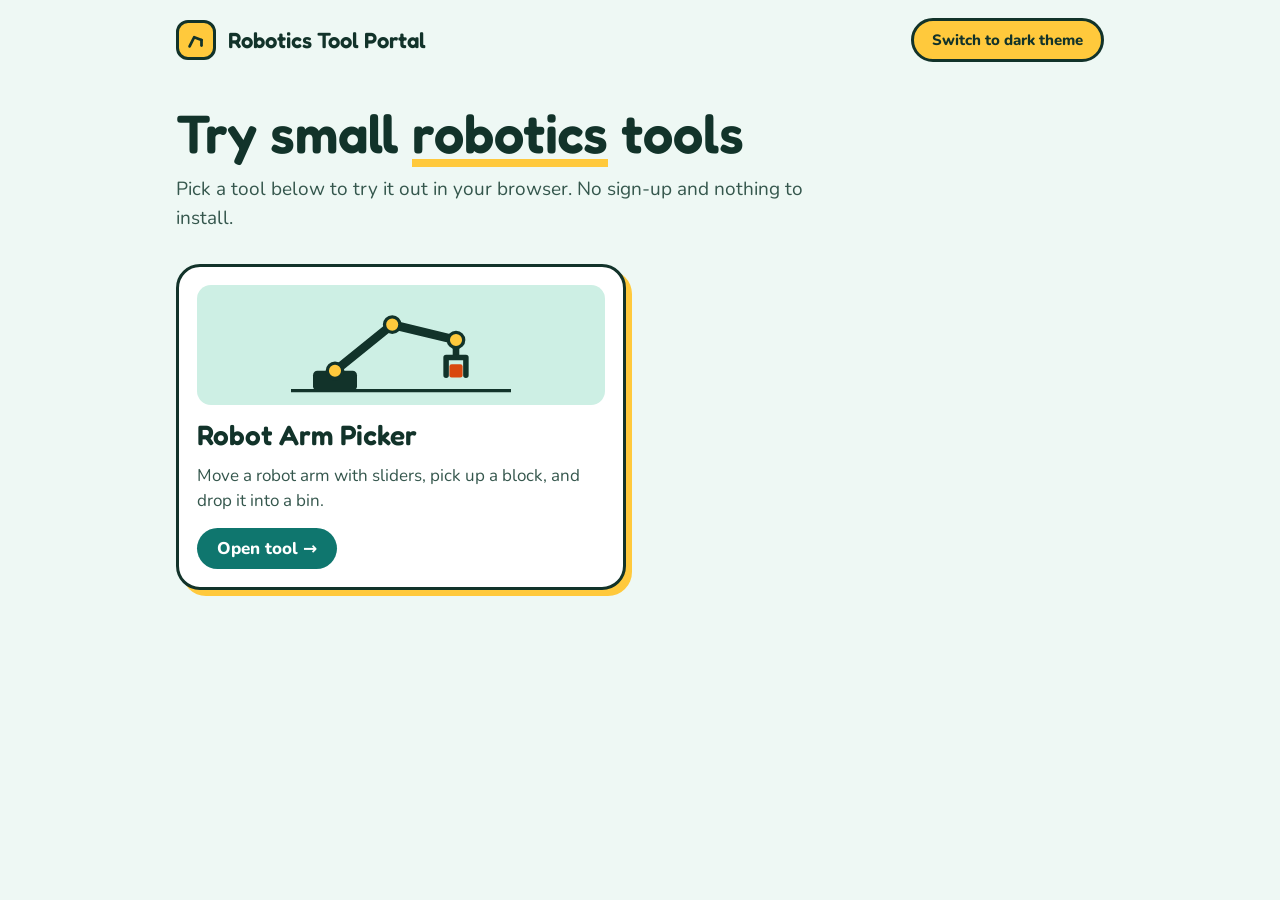
<file: index.html>
<!DOCTYPE html>
<html lang="en" data-theme="light">
<head>
  <meta charset="utf-8">
  <meta name="viewport" content="width=device-width, initial-scale=1">
  <title>Robotics Tool Portal</title>
  <link rel="preconnect" href="https://fonts.googleapis.com">
  <link rel="preconnect" href="https://fonts.gstatic.com" crossorigin>
  <link href="https://fonts.googleapis.com/css2?family=Fredoka:wght@500;600&family=Nunito:wght@400;700;800&display=swap" rel="stylesheet">
  <link rel="stylesheet" href="css/styles.css">
  <script src="js/theme.js"></script>
</head>
<body>
  <header class="site-header">
    <a class="site-name" href="index.html">
      <span class="logo" aria-hidden="true"><svg viewBox="0 0 24 24" width="22" height="22" fill="none" stroke-width="3" stroke-linecap="round" stroke-linejoin="round"><polyline points="5,19 10,9 18,12"/><line x1="18" y1="12" x2="18" y2="18"/></svg></span>
      Robotics Tool Portal
    </a>
    <button id="theme-toggle" class="theme-toggle" type="button" aria-pressed="false">Switch to dark theme</button>
  </header>

  <main>
    <h1>Try small <span class="highlight">robotics</span> tools</h1>
    <p class="intro">Pick a tool below to try it out in your browser. No sign-up and nothing to install.</p>

    <section class="tool-grid" aria-label="Tools">
      <a class="tool-card" href="tools/robot-arm-picker.html">
        <span class="tool-card-art" aria-hidden="true">
          <svg viewBox="0 0 200 90" width="220" height="99" fill="none" stroke-linecap="round" stroke-linejoin="round">
            <line class="art-ink" x1="0" y1="86" x2="200" y2="86" stroke-width="3"/>
            <rect class="art-fill" x="20" y="68" width="40" height="18" rx="4"/>
            <polyline class="art-ink" points="40,68 92,26 150,40" stroke-width="8"/>
            <line class="art-ink" x1="150" y1="40" x2="150" y2="54" stroke-width="6"/>
            <polyline class="art-ink" points="141,72 141,56 159,56 159,72" stroke-width="5"/>
            <rect class="art-block" x="144" y="62" width="12" height="12" rx="2"/>
            <circle class="art-joint" cx="40" cy="68" r="7" stroke-width="3"/>
            <circle class="art-joint" cx="92" cy="26" r="7" stroke-width="3"/>
            <circle class="art-joint" cx="150" cy="40" r="7" stroke-width="3"/>
          </svg>
        </span>
        <h2>Robot Arm Picker</h2>
        <p>Move a robot arm with sliders, pick up a block, and drop it into a bin.</p>
        <span class="tool-card-cta">Open tool →</span>
      </a>
    </section>
  </main>
</body>
</html>
</file>
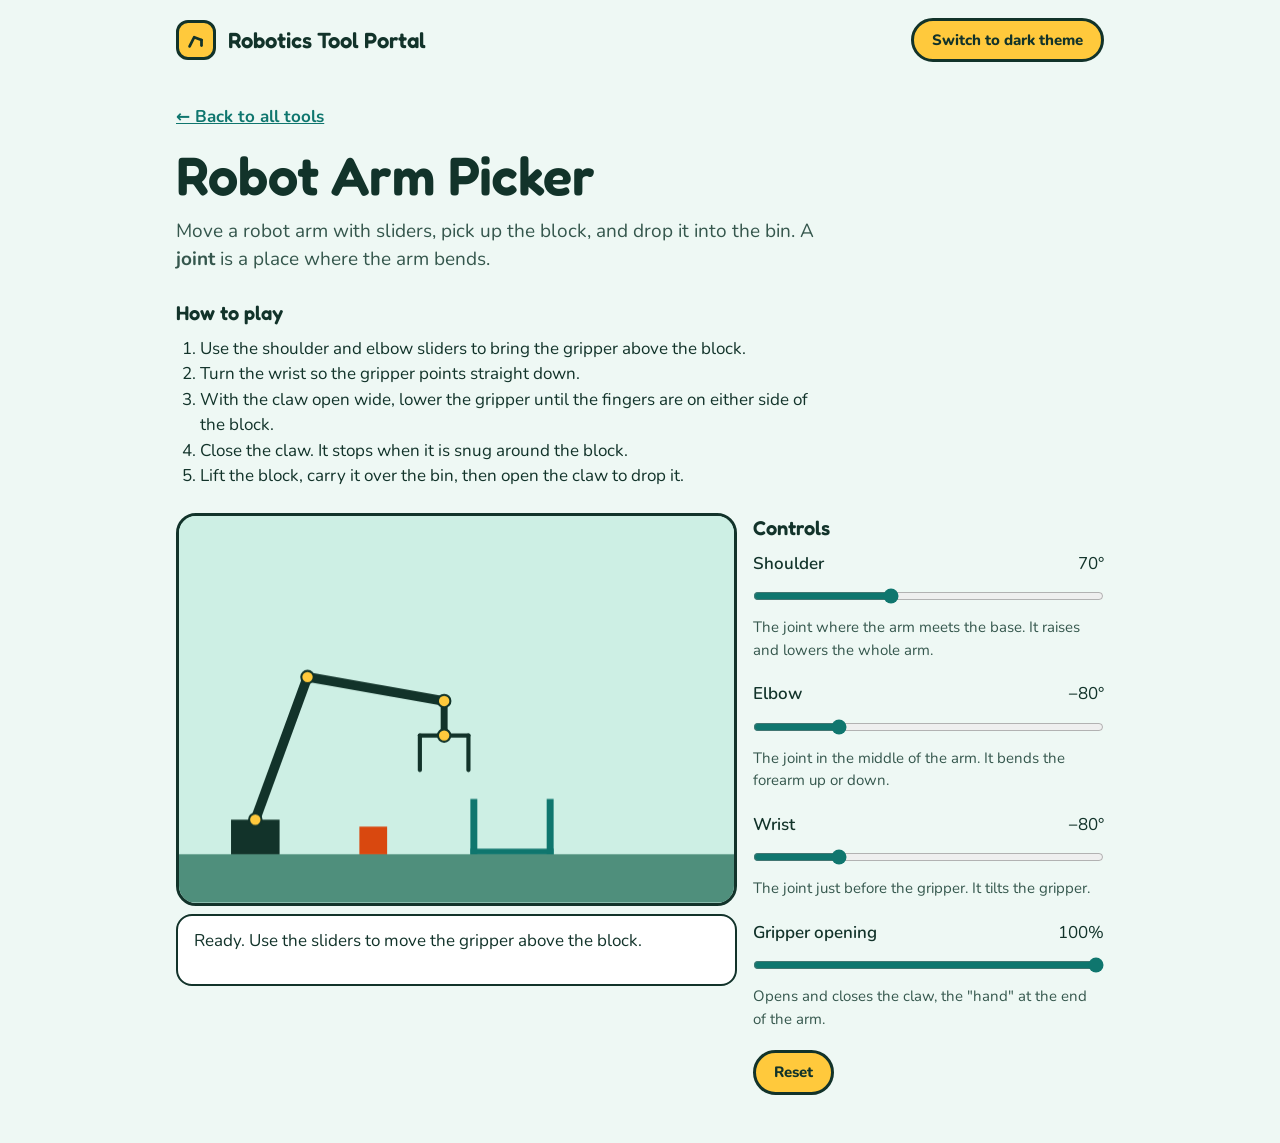
<file: tools/robot-arm-picker.html>
<!DOCTYPE html>
<html lang="en" data-theme="light">
<head>
  <meta charset="utf-8">
  <meta name="viewport" content="width=device-width, initial-scale=1">
  <title>Robot Arm Picker · Robotics Tool Portal</title>
  <link rel="preconnect" href="https://fonts.googleapis.com">
  <link rel="preconnect" href="https://fonts.gstatic.com" crossorigin>
  <link href="https://fonts.googleapis.com/css2?family=Fredoka:wght@500;600&family=Nunito:wght@400;700;800&display=swap" rel="stylesheet">
  <link rel="stylesheet" href="../css/styles.css">
  <link rel="stylesheet" href="../css/robot-arm-picker.css">
  <script src="../js/theme.js"></script>
</head>
<body>
  <header class="site-header">
    <a class="site-name" href="../index.html">
      <span class="logo" aria-hidden="true"><svg viewBox="0 0 24 24" width="22" height="22" fill="none" stroke-width="3" stroke-linecap="round" stroke-linejoin="round"><polyline points="5,19 10,9 18,12"/><line x1="18" y1="12" x2="18" y2="18"/></svg></span>
      Robotics Tool Portal
    </a>
    <button id="theme-toggle" class="theme-toggle" type="button" aria-pressed="false">Switch to dark theme</button>
  </header>

  <main>
    <a class="back-link" href="../index.html">&larr; Back to all tools</a>
    <h1>Robot Arm Picker</h1>
    <p class="intro">Move a robot arm with sliders, pick up the block, and drop it into the bin. A <strong>joint</strong> is a place where the arm bends.</p>

    <h2>How to play</h2>
    <ol class="steps">
      <li>Use the shoulder and elbow sliders to bring the gripper above the block.</li>
      <li>Turn the wrist so the gripper points straight down.</li>
      <li>With the claw open wide, lower the gripper until the fingers are on either side of the block.</li>
      <li>Close the claw. It stops when it is snug around the block.</li>
      <li>Lift the block, carry it over the bin, then open the claw to drop it.</li>
    </ol>

    <div class="sim">
      <div class="sim-view">
        <canvas id="arm-canvas" width="800" height="560" role="img" aria-label="Side view of a robot arm standing on a table, with a block to pick up and a bin to drop it in. Use the sliders to move the arm.">
          Your browser can't show the drawing, but the sliders and messages still work.
        </canvas>
        <p id="status" class="status" role="status" aria-live="polite"></p>
      </div>

      <div class="sim-controls">
        <h2>Controls</h2>

        <div class="control">
          <div class="control-row">
            <label for="shoulder">Shoulder</label>
            <output id="shoulder-value" for="shoulder"></output>
          </div>
          <input id="shoulder" data-key="shoulder" type="range" min="0" max="180" step="1" value="70">
          <p class="hint">The joint where the arm meets the base. It raises and lowers the whole arm.</p>
        </div>

        <div class="control">
          <div class="control-row">
            <label for="elbow">Elbow</label>
            <output id="elbow-value" for="elbow"></output>
          </div>
          <input id="elbow" data-key="elbow" type="range" min="-150" max="150" step="1" value="-80">
          <p class="hint">The joint in the middle of the arm. It bends the forearm up or down.</p>
        </div>

        <div class="control">
          <div class="control-row">
            <label for="wrist">Wrist</label>
            <output id="wrist-value" for="wrist"></output>
          </div>
          <input id="wrist" data-key="wrist" type="range" min="-150" max="150" step="1" value="-80">
          <p class="hint">The joint just before the gripper. It tilts the gripper.</p>
        </div>

        <div class="control">
          <div class="control-row">
            <label for="grip">Gripper opening</label>
            <output id="grip-value" for="grip"></output>
          </div>
          <input id="grip" data-key="grip" type="range" min="0" max="70" step="1" value="70">
          <p class="hint">Opens and closes the claw, the "hand" at the end of the arm.</p>
        </div>

        <button id="reset" class="button" type="button">Reset</button>
      </div>
    </div>
  </main>

  <script src="../js/robot-arm-picker.js"></script>
</body>
</html>
</file>
<file: css/styles.css>
/* "Classroom" look. Theme colors: light is the default; js/theme.js sets data-theme="dark" on <html>. */
:root {
  --bg: #eef8f4;
  --surface: #ffffff;
  --surface-alt: #cdefe4;
  --text: #12332a;
  --text-muted: #35574d;
  --border: #12332a;
  --link: #0f766e;
  --focus: #0f766e;
  --accent: #ffc93c;
  --on-accent: #12332a;
  --primary: #0f766e;
  --on-primary: #ffffff;
  --block: #d9480f;

  --font-body: "Nunito", system-ui, -apple-system, "Segoe UI", Roboto, sans-serif;
  --font-display: "Fredoka", "Nunito", system-ui, -apple-system, "Segoe UI", sans-serif;
}

:root[data-theme="dark"] {
  --bg: #0f2a24;
  --surface: #16382f;
  --surface-alt: #1f4a3f;
  --text: #eaf7f1;
  --text-muted: #b5d6ca;
  --border: #8bd3c2;
  --link: #5eead4;
  --focus: #5eead4;
  --accent: #ffc93c;
  --on-accent: #12332a;
  --primary: #5eead4;
  --on-primary: #0f2a24;
  --block: #ff9d5c;
}

* {
  box-sizing: border-box;
}

body {
  margin: 0;
  background: var(--bg);
  color: var(--text);
  font-family: var(--font-body);
  font-size: 1.0625rem;
  line-height: 1.5;
}

h1,
h2,
h3 {
  font-family: var(--font-display);
  font-weight: 600;
}

a {
  color: var(--link);
}

a:focus-visible,
button:focus-visible {
  outline: 3px solid var(--focus);
  outline-offset: 3px;
}

.site-header {
  display: flex;
  flex-wrap: wrap;
  align-items: center;
  justify-content: space-between;
  gap: 0.75rem 1rem;
  min-height: 5rem;
  padding: 0.75rem max(1rem, calc((100% - 60rem) / 2 + 1rem));
}

.site-name {
  display: flex;
  align-items: center;
  gap: 0.75rem;
  color: var(--text);
  font-family: var(--font-display);
  font-size: 1.375rem;
  font-weight: 600;
  text-decoration: none;
}

.logo {
  display: flex;
  align-items: center;
  justify-content: center;
  width: 2.5rem;
  height: 2.5rem;
  background: var(--accent);
  border: 3px solid var(--border);
  border-radius: 12px;
}

.logo polyline,
.logo line {
  stroke: var(--on-accent);
}

/* Pill buttons: the theme toggle and Reset. */
.theme-toggle,
.button {
  padding: 0.5rem 1.125rem;
  background: var(--accent);
  color: var(--on-accent);
  border: 3px solid var(--border);
  border-radius: 999px;
  font: inherit;
  font-size: 0.9375rem;
  font-weight: 800;
  cursor: pointer;
}

main {
  max-width: 60rem;
  margin: 0 auto;
  padding: 1.5rem 1rem 3rem;
}

h1 {
  margin: 0 0 0.75rem;
  font-size: clamp(2.25rem, 7vw, 3.375rem);
  line-height: 1.1;
}

.highlight {
  text-decoration: underline;
  text-decoration-color: var(--accent);
  text-decoration-thickness: 0.15em;
  text-underline-offset: 0.12em;
}

.intro {
  max-width: 40rem;
  margin: 0;
  color: var(--text-muted);
  font-size: 1.1875rem;
}

.tool-grid {
  display: grid;
  grid-template-columns: repeat(auto-fill, minmax(min(100%, 19rem), 1fr));
  gap: 1.75rem;
  margin-top: 2rem;
}

.tool-card {
  display: flex;
  flex-direction: column;
  gap: 0.625rem;
  padding: 1.125rem;
  background: var(--surface);
  color: var(--text);
  border: 3px solid var(--border);
  border-radius: 24px;
  box-shadow: 6px 6px 0 var(--accent);
  text-decoration: none;
}

.tool-card:hover {
  transform: translate(-2px, -2px);
  box-shadow: 8px 8px 0 var(--accent);
}

@media (prefers-reduced-motion: no-preference) {
  .tool-card {
    transition: transform 0.12s, box-shadow 0.12s;
  }
}

.tool-card-art {
  display: flex;
  align-items: center;
  justify-content: center;
  height: 7.5rem;
  background: var(--surface-alt);
  border-radius: 14px;
}

.art-ink {
  stroke: var(--text);
}

.art-fill {
  fill: var(--text);
}

.art-joint {
  fill: var(--accent);
  stroke: var(--text);
}

.art-block {
  fill: var(--block);
}

.tool-card h2 {
  margin: 0.25rem 0 0;
  font-size: 1.75rem;
  line-height: 1.2;
}

.tool-card p {
  margin: 0;
  color: var(--text-muted);
}

.tool-card-cta {
  align-self: flex-start;
  margin-top: 0.25rem;
  padding: 0.5rem 1.25rem;
  background: var(--primary);
  color: var(--on-primary);
  border-radius: 999px;
  font-weight: 800;
}

.back-link {
  display: inline-block;
  margin-bottom: 1rem;
  font-weight: 700;
}
</file>
<file: css/robot-arm-picker.css>
/* Drawing colors for the simulator canvas. Same light/dark approach as styles.css. */
:root {
  --sim-bg: #cdefe4;
  --sim-table: #4f8f7c;
  --sim-arm: #12332a;
  --sim-joint: #ffc93c;
  --sim-block: var(--block);
  --sim-bin: #0f766e;
}

:root[data-theme="dark"] {
  --sim-bg: #1f4a3f;
  --sim-table: #5e9c8b;
  --sim-arm: #eaf7f1;
  --sim-joint: #ffc93c;
  --sim-block: var(--block);
  --sim-bin: #8bd3c2;
}

h2 {
  margin: 1.5rem 0 0.5rem;
  font-size: 1.25rem;
}

.steps {
  max-width: 40rem;
  margin: 0 0 1.5rem;
  padding-left: 1.5rem;
}

.sim {
  display: grid;
  gap: 1rem;
}

.sim-view {
  background: var(--bg);
}

#arm-canvas {
  display: block;
  width: 100%;
  height: auto;
  aspect-ratio: 800 / 560;
  background: var(--sim-bg);
  border: 3px solid var(--border);
  border-radius: 20px;
}

.status {
  min-height: 4.5rem;
  margin: 0.5rem 0 0;
  padding: 0.75rem 1rem;
  background: var(--surface);
  border: 2px solid var(--border);
  border-radius: 16px;
}

.sim-controls h2 {
  margin-top: 0;
}

.control {
  margin-bottom: 1.25rem;
}

.control-row {
  display: flex;
  justify-content: space-between;
  gap: 1rem;
}

.control label {
  font-weight: 600;
}

.control output {
  font-variant-numeric: tabular-nums;
}

.control input[type="range"] {
  display: block;
  width: 100%;
  height: 2rem;
  margin: 0.25rem 0;
  accent-color: var(--link);
}

.hint {
  margin: 0;
  color: var(--text-muted);
  font-size: 0.9375rem;
}

/* On phones and tablets, keep the drawing in view while the sliders are used. */
@media (max-width: 55.99rem) and (min-height: 600px) {
  .sim-view {
    max-width: 36rem;
    position: sticky;
    top: 0;
    z-index: 1;
    padding: 0.5rem 0;
  }
}

@media (min-width: 56rem) {
  .sim {
    grid-template-columns: minmax(0, 1.6fr) minmax(16rem, 1fr);
    align-items: start;
  }

  .sim-view {
    position: sticky;
    top: 1rem;
  }
}
</file>
